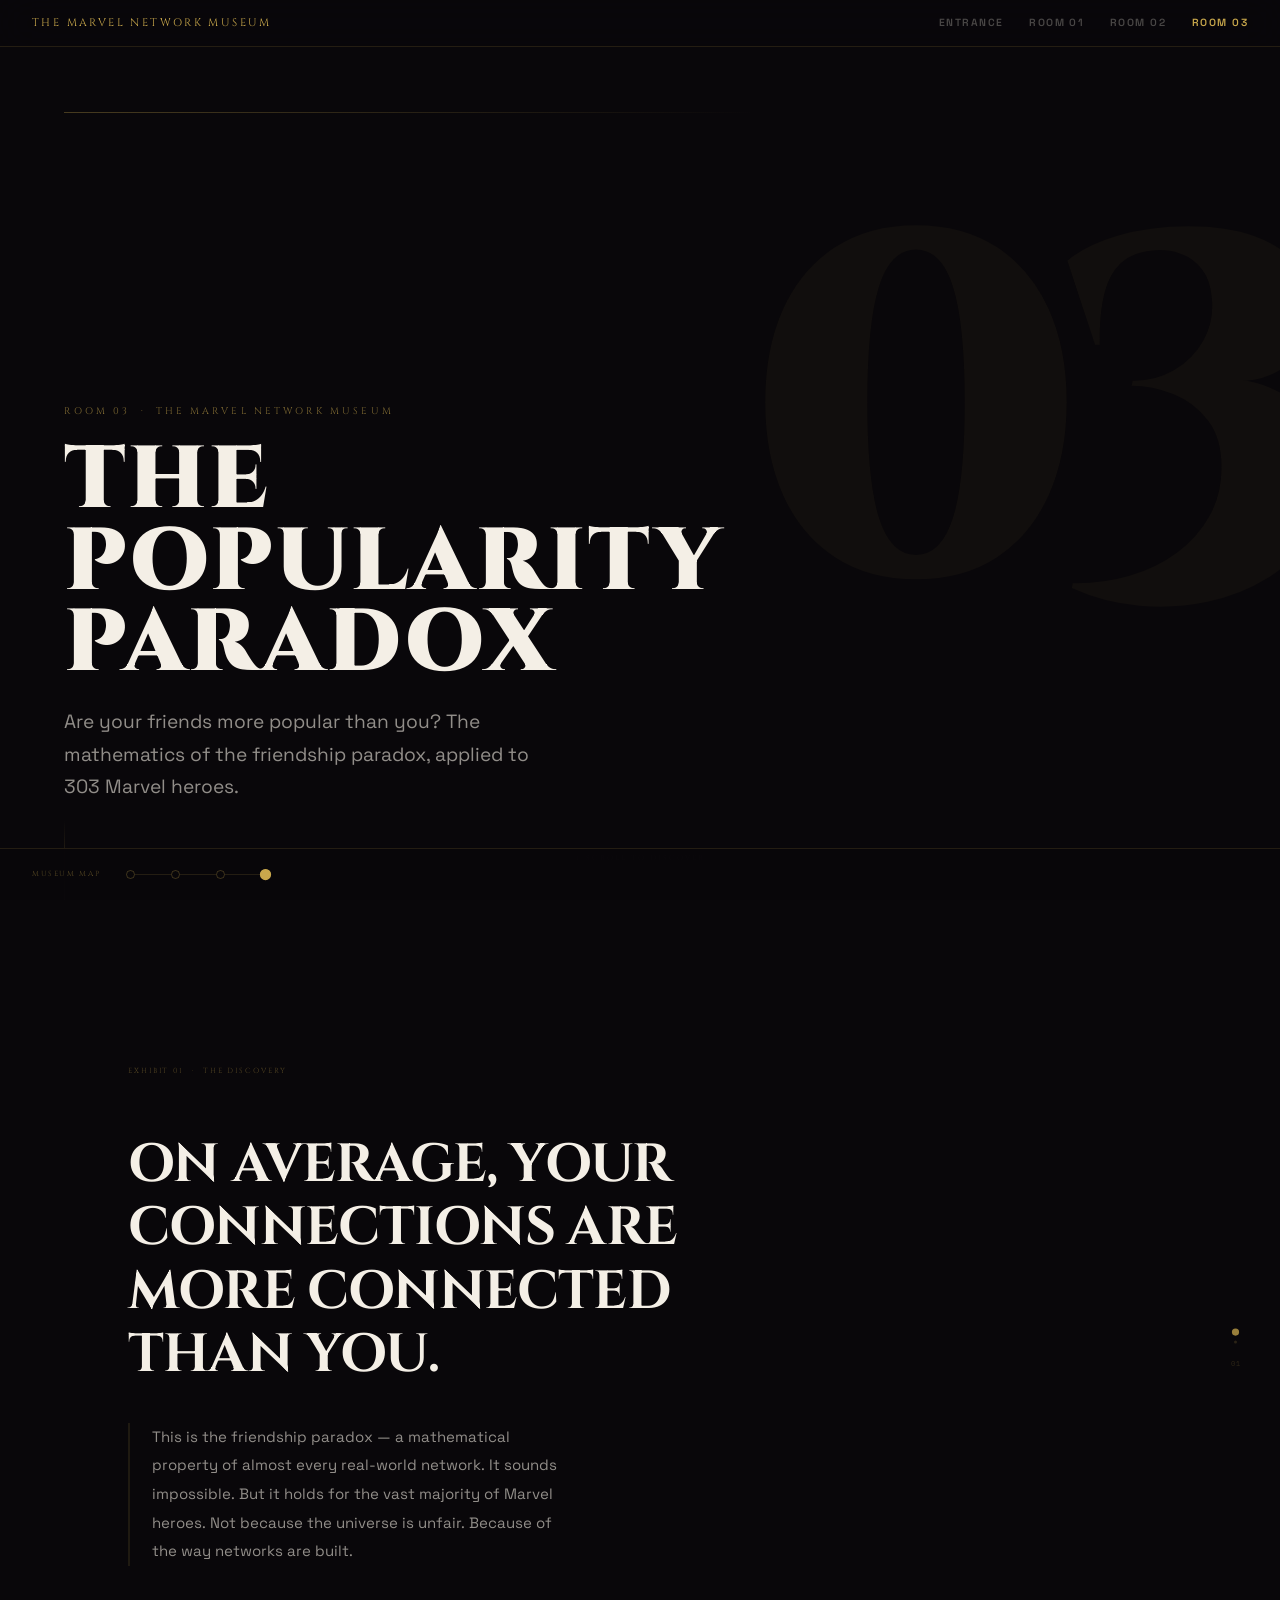
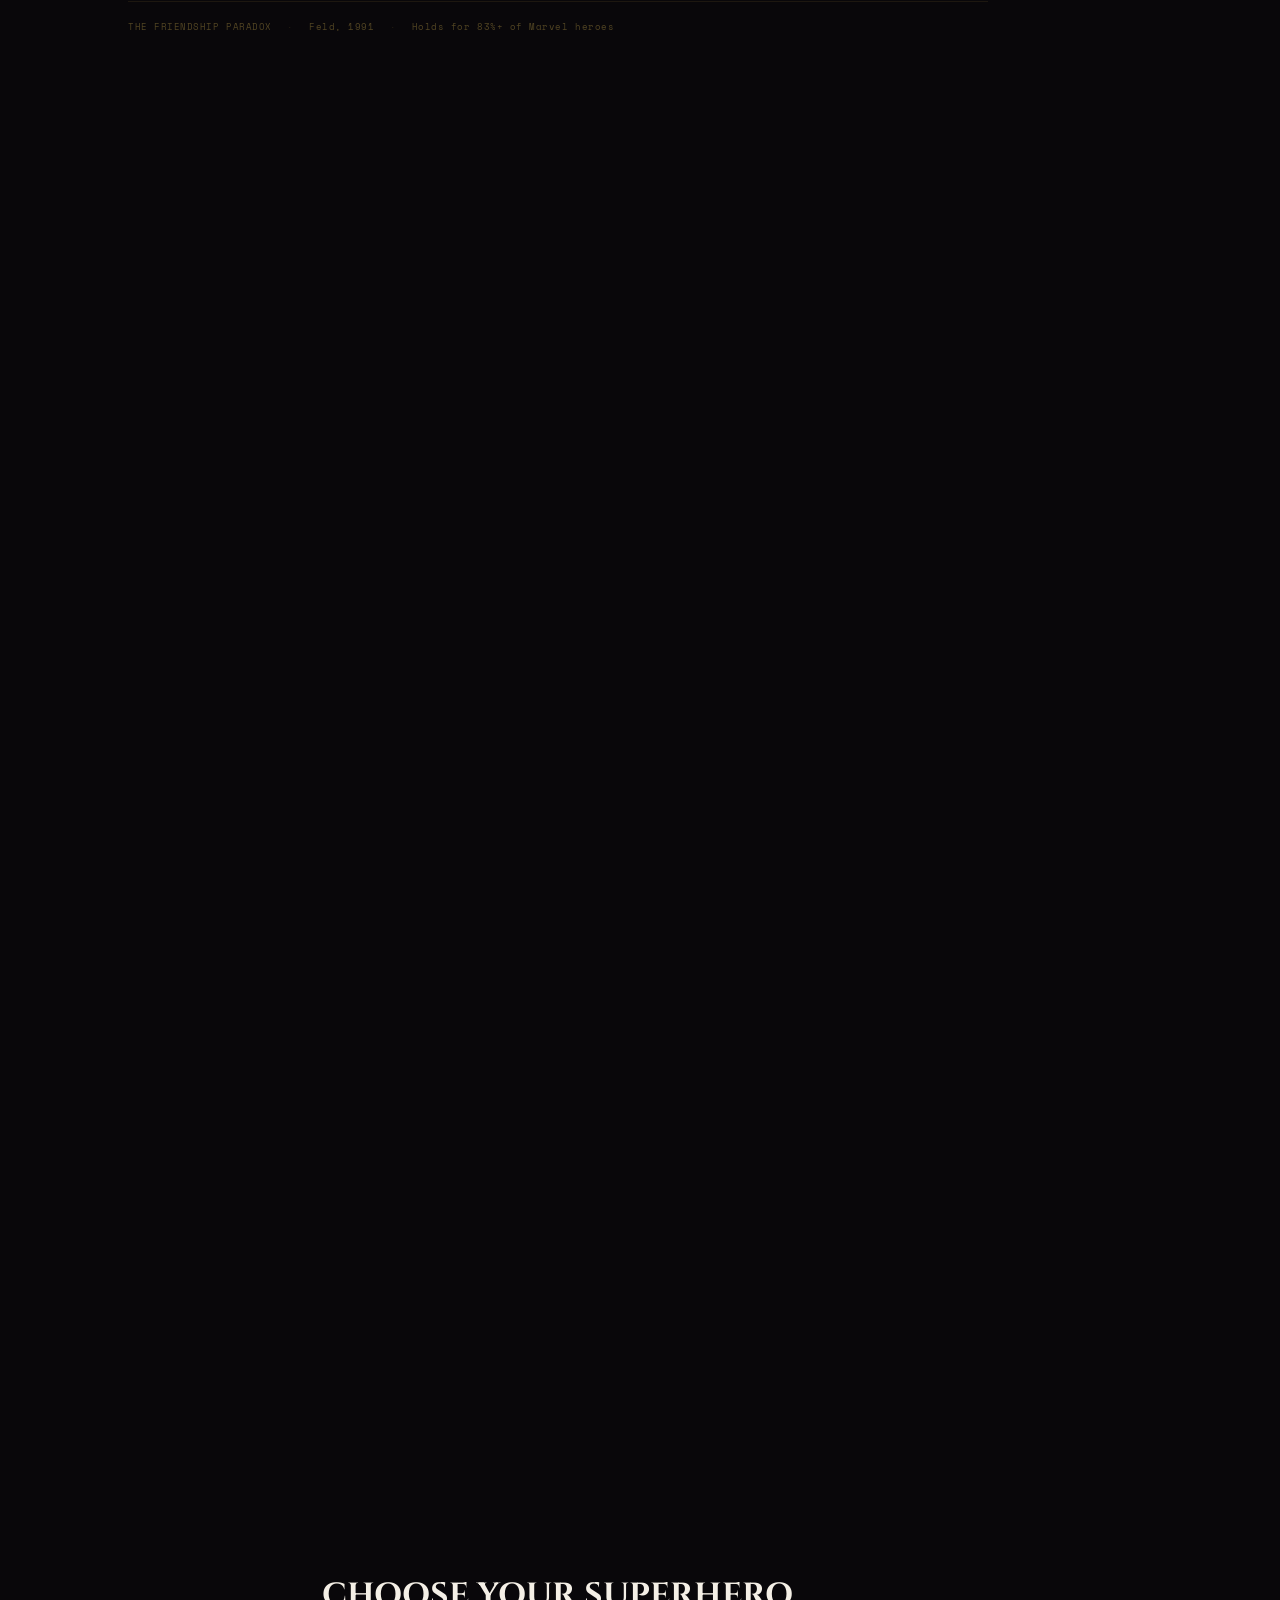
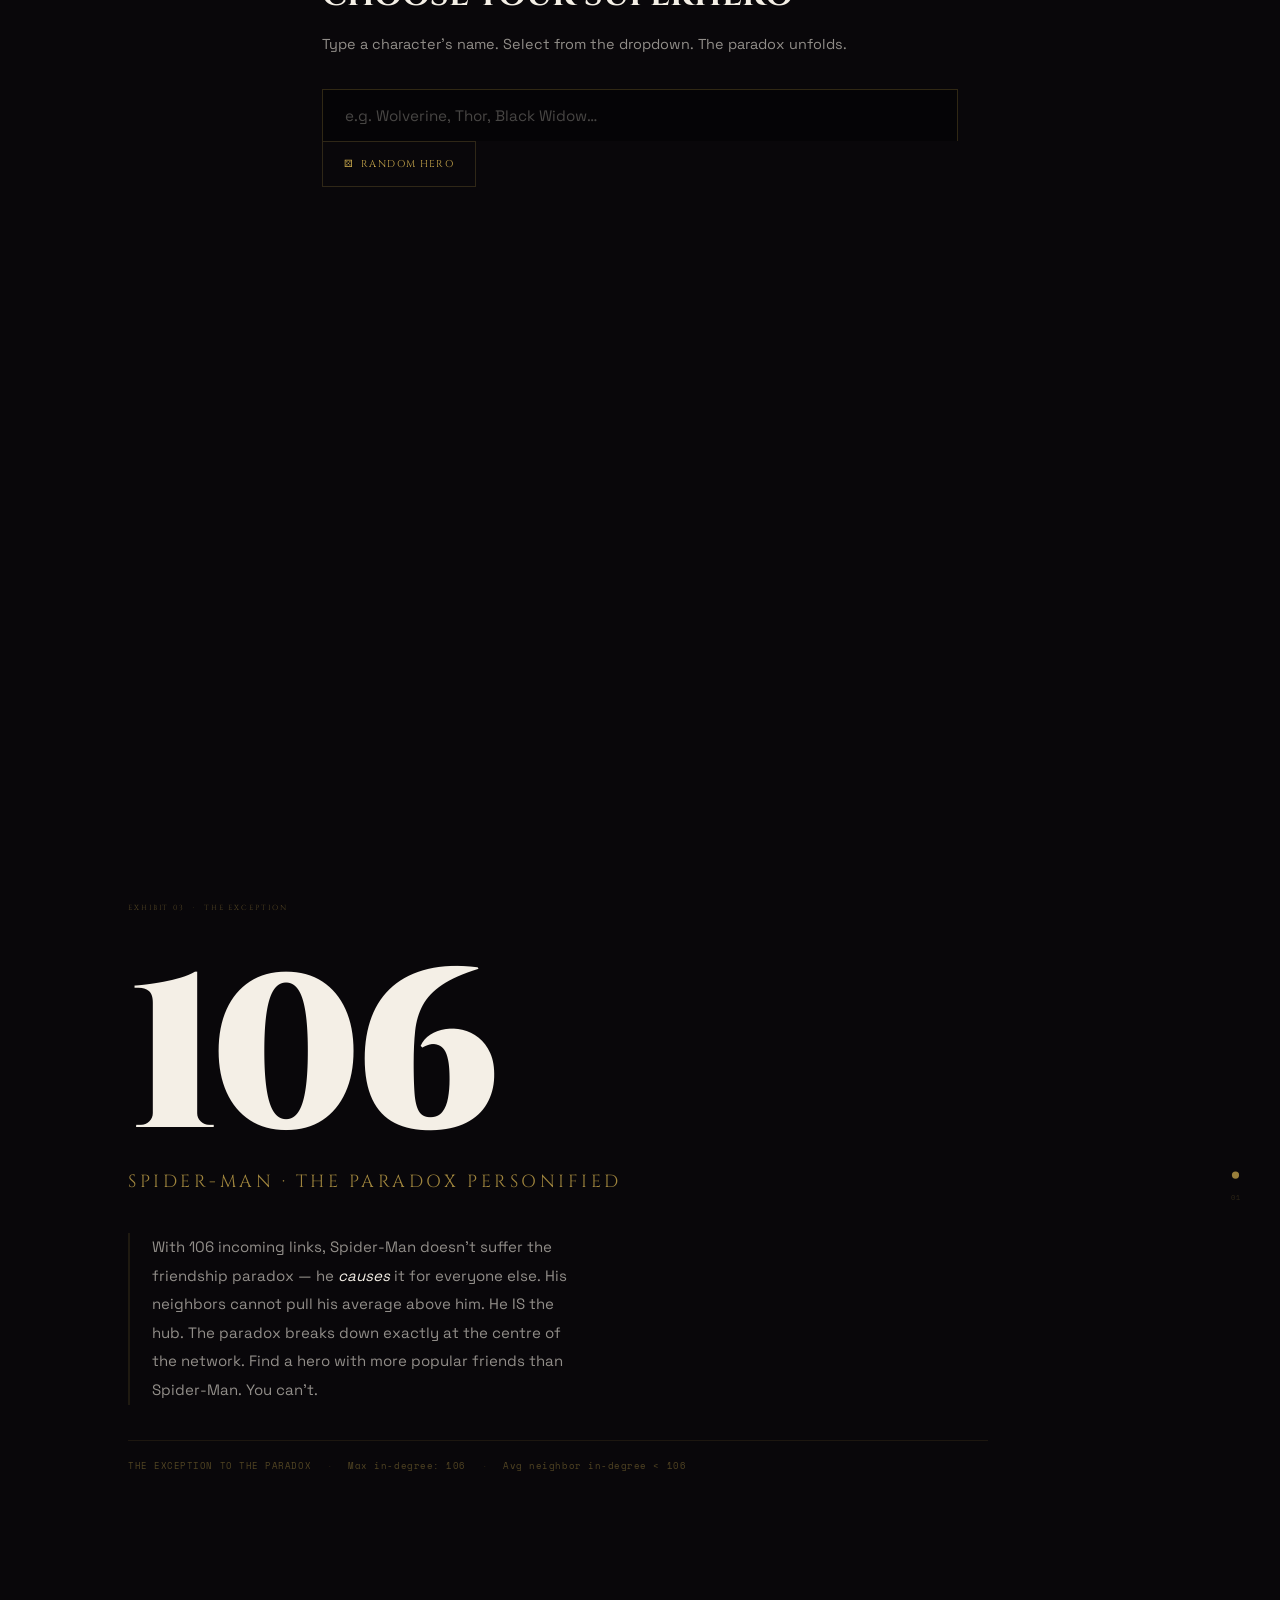
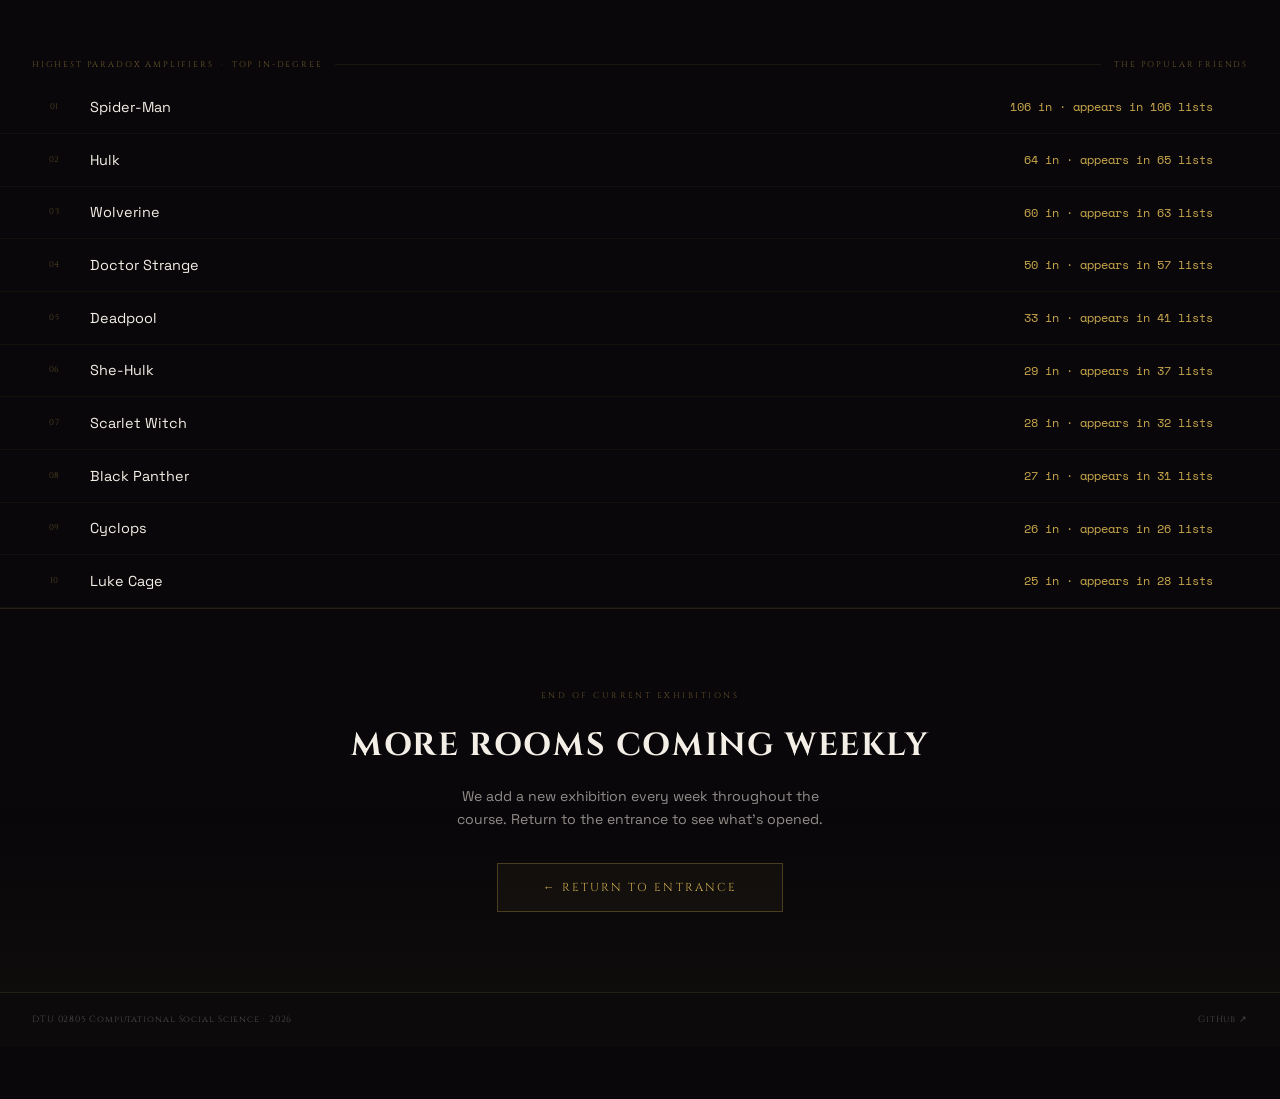
<file: room03.html>
<!DOCTYPE html>
<html lang="en">
<head>
  <meta charset="UTF-8"/>
  <meta name="viewport" content="width=device-width, initial-scale=1.0"/>
  <title>Room 03: The Popularity Paradox — Marvel Network Museum</title>
  <link rel="preconnect" href="https://fonts.googleapis.com"/>
  <link href="https://fonts.googleapis.com/css2?family=Cinzel:wght@400;600;700;900&family=Space+Grotesk:wght@400;500;600;700&family=Space+Mono:wght@400;700&display=swap" rel="stylesheet"/>
  <link rel="stylesheet" href="style.css"/>
</head>
<body>

<nav class="top-nav">
  <span class="nav-logo">THE MARVEL NETWORK MUSEUM</span>
  <div class="nav-links">
    <a href="index.html">Entrance</a>
    <a href="room01.html">Room 01</a>
    <a href="room02.html">Room 02</a>
    <a href="room03.html" class="on">Room 03</a>
  </div>
</nav>

<div class="museum-map">
  <span class="mm-label">MUSEUM MAP</span>
  <div class="mm-stops">
    <div class="mm-stop">
      <div class="mm-dot" onclick="location.href='index.html'"></div>
      <span class="mm-tip">Entrance</span>
    </div>
    <div class="mm-line"></div>
    <div class="mm-stop">
      <div class="mm-dot" onclick="location.href='room01.html'"></div>
      <span class="mm-tip">Room 01 · The Network</span>
    </div>
    <div class="mm-line"></div>
    <div class="mm-stop">
      <div class="mm-dot" onclick="location.href='room02.html'"></div>
      <span class="mm-tip">Room 02 · Hall of Hubs</span>
    </div>
    <div class="mm-line"></div>
    <div class="mm-stop">
      <div class="mm-dot active"></div>
      <span class="mm-tip">Room 03 · Popularity Paradox</span>
    </div>
  </div>
</div>

<!-- ══ ROOM HEADER ══ -->
<section class="room-header">
  <div class="rh-ghost">03</div>
  <div class="rh-decoration"></div>
  <p class="rh-label">ROOM 03 &nbsp;·&nbsp; THE MARVEL NETWORK MUSEUM</p>
  <h1 class="rh-title">THE POPULARITY<br>PARADOX</h1>
  <p class="rh-sub">Are your friends more popular than you? The mathematics of the friendship paradox, applied to 303 Marvel heroes.</p>
  <div class="rh-vert-line"></div>
  <p class="rh-scroll-hint">↓ scroll to discover</p>
</section>

<!-- ══ GALLERY TRACK 1 — The Paradox ══ -->
<div class="gallery-track" data-screens="1.45">
  <div class="g-sticky">

    <div class="g-indicator">
      <div class="g-dots"></div>
      <div class="g-num">01</div>
    </div>

    <!-- Exhibit 01: The Paradox Statement -->
    <div class="g-exhibit">
      <div class="ex-canvas">
        <span class="ex-eyebrow">EXHIBIT 01 &nbsp;·&nbsp; THE DISCOVERY</span>
        <p class="ex-statement">ON AVERAGE, YOUR CONNECTIONS ARE MORE CONNECTED THAN YOU.</p>
        <p class="ex-description">
          This is the friendship paradox — a mathematical property of almost every real-world network.
          It sounds impossible. But it holds for the vast majority of Marvel heroes.
          Not because the universe is unfair. Because of the way networks are built.
        </p>
        <div class="ex-wall-label">
          <span class="wl-chip">THE FRIENDSHIP PARADOX</span>
          <span class="wl-sep">·</span>
          <span class="wl-chip">Feld, 1991</span>
          <span class="wl-sep">·</span>
          <span class="wl-chip">Holds for 83%+ of Marvel heroes</span>
        </div>
      </div>
    </div>

    <!-- Exhibit 02: The Mechanism -->
    <div class="g-exhibit">
      <div class="ex-canvas">
        <span class="ex-eyebrow">EXHIBIT 02 &nbsp;·&nbsp; THE MECHANISM</span>
        <p class="ex-statement">SPIDER-MAN IS EVERYONE'S NEIGHBOUR.</p>
        <p class="ex-description">
          The paradox exists because hubs appear in many heroes' connection lists.
          When Spider-Man (106 in-links) is your neighbor, he pulls your average up — dramatically.
          Not bad luck. The structure of the network asserting itself.
          The more skewed the degree distribution, the stronger the paradox.
        </p>
        <div class="ex-wall-label">
          <span class="wl-chip">HUB EFFECT</span>
          <span class="wl-sep">·</span>
          <span class="wl-chip">Skewed degree distribution</span>
          <span class="wl-sep">·</span>
          <span class="wl-chip">Mean neighbor degree > your degree</span>
        </div>
      </div>
    </div>

  </div>
</div>

<!-- ══ CHARACTER SELECTOR ══ -->
<div class="char-selector-section">
  <h2 class="char-selector-title">CHOOSE YOUR SUPERHERO</h2>
  <p class="char-selector-sub">Type a character's name. Select from the dropdown. The paradox unfolds.</p>

  <div class="char-input-wrap">
    <input id="char-search" type="text" placeholder="e.g. Wolverine, Thor, Black Widow…" autocomplete="off"/>
    <div class="char-suggestions" id="char-suggestions"></div>
  </div>
  <button class="random-btn" id="btn-random-hero">⚄ &nbsp;RANDOM HERO</button>

  <!-- Paradox display -->
  <div class="paradox-display" id="paradox-display">
    <div class="pd-card" id="pd-you">
      <p class="pd-label">YOUR CHARACTER</p>
      <p class="pd-hero-name" id="pd-you-name">—</p>
      <p class="pd-num" id="pd-you-num">—</p>
      <p class="pd-sub">in-degree</p>
    </div>
    <div class="pd-vs">vs</div>
    <div class="pd-card" id="pd-friends">
      <p class="pd-label">AVG. OF THEIR CONNECTIONS</p>
      <p class="pd-hero-name" id="pd-friends-count">—</p>
      <p class="pd-num" id="pd-friends-num">—</p>
      <p class="pd-sub">avg in-degree</p>
    </div>
  </div>

  <div class="paradox-verdict" id="paradox-verdict">
    <p class="pv-result" id="pv-result">—</p>
    <p class="pv-text" id="pv-text">—</p>
  </div>

  <div class="paradox-percentile" id="paradox-percentile">
    <p class="pp-label">POPULARITY PERCENTILE</p>
    <div class="pp-bar-wrap">
      <div class="pp-bar-fill" id="pp-bar-fill"></div>
    </div>
    <p class="pp-pct-text" id="pp-pct-text"></p>
  </div>

  <div class="paradox-friends" id="paradox-friends">
    <p class="pf-label">MOST POPULAR CONNECTIONS</p>
    <div id="paradox-friends-list"></div>
  </div>
</div>

<!-- ══ GALLERY TRACK 2 — The Exception ══ -->
<div class="gallery-track" data-screens="1.3">
  <div class="g-sticky">

    <div class="g-indicator">
      <div class="g-dots"></div>
      <div class="g-num">03</div>
    </div>

    <!-- Exhibit 03: Spider-Man beats the paradox -->
    <div class="g-exhibit">
      <div class="ex-canvas">
        <span class="ex-eyebrow">EXHIBIT 03 &nbsp;·&nbsp; THE EXCEPTION</span>
        <div class="ex-stat-block">
          <span class="ex-giant-num">106</span>
          <span class="ex-unit-label">SPIDER-MAN · THE PARADOX PERSONIFIED</span>
        </div>
        <p class="ex-description">
          With 106 incoming links, Spider-Man doesn't suffer the friendship paradox —
          he <em>causes</em> it for everyone else. His neighbors cannot pull his average above him.
          He IS the hub. The paradox breaks down exactly at the centre of the network.
          Find a hero with more popular friends than Spider-Man. You can't.
        </p>
        <div class="ex-wall-label">
          <span class="wl-chip">THE EXCEPTION TO THE PARADOX</span>
          <span class="wl-sep">·</span>
          <span class="wl-chip">Max in-degree: 106</span>
          <span class="wl-sep">·</span>
          <span class="wl-chip">Avg neighbor in-degree &lt; 106</span>
        </div>
      </div>
    </div>

  </div>
</div>

<!-- ══ WHO ARE THE POPULAR FRIENDS? ══ -->
<div class="rank-header reveal">
  <span class="rank-header-label">HIGHEST PARADOX AMPLIFIERS &nbsp;·&nbsp; TOP IN-DEGREE</span>
  <div class="rank-header-rule"></div>
  <span class="rank-header-label">THE POPULAR FRIENDS</span>
</div>
<div id="paradox-amplifers"></div>

<!-- ══ RETURN ══ -->
<section class="next-room reveal">
  <p class="nr-overtitle">END OF CURRENT EXHIBITIONS</p>
  <h2 class="nr-title">MORE ROOMS COMING WEEKLY</h2>
  <p class="nr-sub">We add a new exhibition every week throughout the course. Return to the entrance to see what's opened.</p>
  <a href="index.html" class="nr-btn">← RETURN TO ENTRANCE</a>
</section>

<footer>
  <p>DTU 02805 Computational Social Science · 2026</p>
  <a href="https://github.com/Ali0Afif/marvel-network" target="_blank">GitHub ↗</a>
</footer>

<script src="js/gallery.js"></script>
<script src="js/network_data.js"></script>
<script>
(function () {
  function cleanName(s) {
    return s.replace(' (character)','').replace(' (Marvel Comics)','');
  }
  function rankStr(i) { return i < 9 ? `0${i+1}` : `${i+1}`; }

  /* ── Build adjacency lookup ─────────────────────────── */
  const nodeById = {};
  NODES.forEach(n => { nodeById[n.id] = n; });

  const neighbors = {};
  NODES.forEach(n => { neighbors[n.id] = new Set(); });
  LINKS.forEach(l => {
    if (neighbors[l.s]) neighbors[l.s].add(l.t);
    if (neighbors[l.t]) neighbors[l.t].add(l.s);
  });

  /* sorted in-degree list for percentile calc */
  const sortedByIn = [...NODES].sort((a,b) => a.in - b.in);
  const byIn       = [...NODES].sort((a,b) => b.in - a.in);

  function computeParadox(nodeId) {
    const node   = nodeById[nodeId];
    const nbrs   = [...(neighbors[nodeId] || [])];
    if (nbrs.length === 0) return null;

    const myIn      = node.in;
    const friendsIn = nbrs.map(nid => nodeById[nid]?.in || 0);
    const avgIn     = friendsIn.reduce((a,b) => a+b, 0) / friendsIn.length;

    const topFriends = nbrs
      .map(nid => nodeById[nid]).filter(Boolean)
      .sort((a,b) => b.in - a.in)
      .slice(0, 6);

    const belowOrEqual = sortedByIn.filter(n => n.in <= myIn).length;
    const percentile   = Math.round((belowOrEqual / NODES.length) * 100);

    return {
      myIn,
      avgIn: Math.round(avgIn * 10) / 10,
      friendCount: nbrs.length,
      holds: avgIn > myIn,
      topFriends,
      percentile
    };
  }

  /* ── Animated countUp ───────────────────────────────── */
  function countUp(el, target, dur, isFloat) {
    const start = performance.now();
    function tick(now) {
      const t = Math.min((now - start) / dur, 1);
      const ease = 1 - Math.pow(1 - t, 3);
      const v = ease * target;
      el.textContent = isFloat ? v.toFixed(1) : Math.round(v).toString();
      if (t < 1) requestAnimationFrame(tick);
      else el.textContent = isFloat ? target.toFixed(1) : target.toString();
    }
    requestAnimationFrame(tick);
  }

  /* ── Search/dropdown ────────────────────────────────── */
  const searchEl     = document.getElementById('char-search');
  const suggestEl    = document.getElementById('char-suggestions');
  const sortedByName = [...NODES].sort((a,b) => cleanName(a.name).localeCompare(cleanName(b.name)));
  const connected    = NODES.filter(n => (neighbors[n.id]?.size || 0) > 0);

  searchEl.addEventListener('input', () => {
    const q = searchEl.value.trim().toLowerCase();
    suggestEl.innerHTML = '';
    if (!q) { suggestEl.classList.remove('open'); return; }

    const starts  = sortedByName.filter(n => cleanName(n.name).toLowerCase().startsWith(q));
    const includes = sortedByName.filter(n =>
      !cleanName(n.name).toLowerCase().startsWith(q) &&
      cleanName(n.name).toLowerCase().includes(q)
    );
    const matches = starts.concat(includes).slice(0, 12);

    if (matches.length === 0) { suggestEl.classList.remove('open'); return; }

    matches.forEach(n => {
      const opt = document.createElement('div');
      opt.className = 'char-option';
      opt.textContent = cleanName(n.name);
      opt.addEventListener('click', () => {
        searchEl.value = cleanName(n.name);
        suggestEl.classList.remove('open');
        showParadox(n.id);
      });
      suggestEl.appendChild(opt);
    });
    suggestEl.classList.add('open');
  });

  document.addEventListener('click', e => {
    if (!e.target.closest('.char-input-wrap')) suggestEl.classList.remove('open');
  });

  /* ── Random hero button ─────────────────────────────── */
  document.getElementById('btn-random-hero').addEventListener('click', () => {
    const pick = connected[Math.floor(Math.random() * connected.length)];
    searchEl.value = cleanName(pick.name);
    suggestEl.classList.remove('open');
    showParadox(pick.id);
  });

  /* ── Show paradox result ────────────────────────────── */
  function showParadox(nodeId) {
    const result = computeParadox(nodeId);
    const node   = nodeById[nodeId];
    if (!node) return;

    const dispEl    = document.getElementById('paradox-display');
    const verdEl    = document.getElementById('paradox-verdict');
    const friendsEl = document.getElementById('paradox-friends');
    const pctEl     = document.getElementById('paradox-percentile');

    document.getElementById('pd-you-name').textContent = cleanName(node.name);
    document.getElementById('pd-friends-count').textContent = result
      ? `${result.friendCount} connection${result.friendCount !== 1 ? 's' : ''}`
      : 'No connections';

    const youNumEl    = document.getElementById('pd-you-num');
    const friendNumEl = document.getElementById('pd-friends-num');
    youNumEl.textContent = '0';
    friendNumEl.textContent = result ? '0.0' : '—';

    dispEl.classList.add('show');

    if (result) {
      countUp(youNumEl,    node.in,      600, false);
      countUp(friendNumEl, result.avgIn, 700, true);
    } else {
      youNumEl.textContent = node.in;
    }

    if (!result) {
      document.getElementById('pv-result').textContent = 'ISOLATED HERO';
      document.getElementById('pv-text').textContent =
        `${cleanName(node.name)} has no connections in the network. The paradox cannot be measured.`;
      verdEl.classList.add('show');
      friendsEl.classList.remove('show');
      pctEl.classList.remove('show');
      return;
    }

    const margin = Math.abs(result.avgIn - result.myIn).toFixed(1);

    if (result.holds) {
      document.getElementById('pv-result').textContent = 'THE PARADOX HOLDS.';
      document.getElementById('pv-text').textContent =
        `${cleanName(node.name)}'s connections have an average in-degree of ${result.avgIn} ` +
        `— ${margin} higher than ${cleanName(node.name)}'s own ${result.myIn}. ` +
        `Your friends are, on average, more popular than you.`;
    } else {
      document.getElementById('pv-result').textContent = 'YOU BEAT THE PARADOX.';
      document.getElementById('pv-text').textContent =
        `${cleanName(node.name)} is more popular (in-degree ${result.myIn}) than their average connection ` +
        `(avg ${result.avgIn}). With an in-degree of ${result.myIn}, ${cleanName(node.name)} is ` +
        `already near the top — a hub who has beaten the math.`;
    }
    verdEl.classList.add('show');

    /* percentile bar */
    const pctFill = document.getElementById('pp-bar-fill');
    const pctText = document.getElementById('pp-pct-text');
    pctEl.classList.add('show');
    pctFill.style.width = '0%';
    pctText.textContent = '';
    setTimeout(() => {
      pctFill.style.width = result.percentile + '%';
      pctText.textContent =
        `${cleanName(node.name)} is more popular than ${result.percentile}% of all heroes`;
    }, 80);

    /* top friends — clickable */
    const listEl = document.getElementById('paradox-friends-list');
    listEl.innerHTML = '';
    result.topFriends.forEach((n, i) => {
      const row = document.createElement('div');
      row.className = 'exhibit-row clickable';
      row.title = `Explore ${cleanName(n.name)}'s paradox`;
      row.innerHTML =
        `<span class="ex-rank">${rankStr(i)}</span>` +
        `<span class="ex-name">${cleanName(n.name)}</span>` +
        `<span class="ex-badge">${n.in} in-links</span>` +
        `<span class="ex-arrow">→</span>`;
      row.addEventListener('click', () => {
        searchEl.value = cleanName(n.name);
        suggestEl.classList.remove('open');
        showParadox(n.id);
        document.querySelector('.char-selector-section').scrollIntoView({ behavior: 'smooth', block: 'start' });
      });
      listEl.appendChild(row);
    });
    friendsEl.classList.add('show');
  }

  /* ── Paradox amplifiers ranking ─────────────────────── */
  const ampEl = document.getElementById('paradox-amplifers');
  byIn.slice(0, 10).forEach((n, i) => {
    const row = document.createElement('div');
    row.className = 'exhibit-row clickable';
    row.title = `Explore ${cleanName(n.name)}'s paradox`;
    row.innerHTML =
      `<span class="ex-rank">${rankStr(i)}</span>` +
      `<span class="ex-name">${cleanName(n.name)}</span>` +
      `<span class="ex-badge">${n.in} in · appears in ${neighbors[n.id]?.size || 0} lists</span>` +
      `<span class="ex-arrow">→</span>`;
    row.addEventListener('click', () => {
      searchEl.value = cleanName(n.name);
      showParadox(n.id);
      document.querySelector('.char-selector-section').scrollIntoView({ behavior: 'smooth', block: 'start' });
    });
    ampEl.appendChild(row);
  });

  /* scroll reveal */
  const obs = new IntersectionObserver(entries => {
    entries.forEach(e => { if (e.isIntersecting) e.target.classList.add('in'); });
  }, { threshold: 0.1 });
  document.querySelectorAll('.reveal').forEach(el => obs.observe(el));
})();
</script>
</body>
</html>
</file>
<file: style.css>
@import url('https://fonts.googleapis.com/css2?family=Cinzel:wght@400;600;700;900&family=Space+Grotesk:wght@400;500;600;700&family=Space+Mono:wght@400;700&display=swap');

/* ══ TOKENS ══════════════════════════════════════════════ */
:root {
  --bg:      #09070a;
  --bg2:     #100d12;
  --bg3:     #161118;
  --gold:    #c9a84c;
  --gold2:   rgba(201,168,76,.32);
  --gold3:   rgba(201,168,76,.12);
  --gold4:   rgba(201,168,76,.05);
  --text:    #f4efe6;
  --text2:   rgba(244,239,230,.58);
  --text3:   rgba(244,239,230,.28);
  --serif:   'Cinzel', serif;
  --sans:    'Space Grotesk', system-ui, sans-serif;
  --mono:    'Space Mono', monospace;
  --ease:    cubic-bezier(.22,1,.36,1);
  --spring:  cubic-bezier(.34,1.56,.64,1);
  --max:     860px;
}

/* ══ RESET ════════════════════════════════════════════════ */
*, *::before, *::after { box-sizing: border-box; margin: 0; padding: 0; }
html { scroll-behavior: smooth; }
body {
  font-family: var(--sans);
  background: var(--bg);
  color: var(--text);
  line-height: 1.7;
  -webkit-font-smoothing: antialiased;
  overflow-x: hidden;
  padding-bottom: 52px; /* room for museum-map */
}
body::before {
  content: '';
  position: fixed; inset: 0;
  background-image:
    linear-gradient(rgba(201,168,76,.009) 1px, transparent 1px),
    linear-gradient(90deg, rgba(201,168,76,.009) 1px, transparent 1px);
  background-size: 52px 52px;
  pointer-events: none;
  z-index: 0;
}
a { color: inherit; text-decoration: none; }
img { display: block; max-width: 100%; }
button { font-family: var(--sans); cursor: pointer; border: none; }

/* ══ TOP NAV ══════════════════════════════════════════════ */
nav.top-nav {
  position: fixed;
  top: 0; left: 0; right: 0;
  z-index: 500;
  display: flex;
  justify-content: space-between;
  align-items: center;
  padding: .85rem 2rem;
  background: rgba(9,7,10,.9);
  backdrop-filter: blur(20px);
  border-bottom: 1px solid rgba(201,168,76,.14);
}
.nav-logo {
  font-family: var(--serif);
  font-size: .68rem;
  letter-spacing: .22em;
  color: var(--gold);
}
.nav-links { display: flex; gap: 1.6rem; align-items: center; }
.nav-links a {
  font-size: .65rem;
  font-weight: 600;
  letter-spacing: .14em;
  text-transform: uppercase;
  color: var(--text3);
  transition: color .2s;
}
.nav-links a:hover, .nav-links a.on { color: var(--gold); }

/* ══ MUSEUM MAP (bottom persistent nav) ══════════════════ */
.museum-map {
  position: fixed;
  bottom: 0; left: 0; right: 0;
  z-index: 500;
  height: 52px;
  background: rgba(9,7,10,.94);
  backdrop-filter: blur(20px);
  border-top: 1px solid rgba(201,168,76,.14);
  display: flex;
  align-items: center;
  padding: 0 2rem;
  gap: 0;
}
.mm-label {
  font-family: var(--serif);
  font-size: .46rem;
  letter-spacing: .22em;
  color: rgba(201,168,76,.4);
  white-space: nowrap;
  margin-right: 1.6rem;
}
.mm-stops {
  display: flex;
  align-items: center;
  gap: 0;
}
.mm-stop {
  position: relative;
  display: flex;
  align-items: center;
  gap: 0;
}
.mm-dot {
  width: 9px; height: 9px;
  border-radius: 50%;
  border: 1px solid rgba(201,168,76,.28);
  background: transparent;
  cursor: pointer;
  flex-shrink: 0;
  transition: background .25s, border-color .25s, transform .2s;
}
.mm-dot:hover, .mm-dot.active {
  background: var(--gold);
  border-color: var(--gold);
  transform: scale(1.25);
}
.mm-line { width: 36px; height: 1px; background: rgba(201,168,76,.14); }
.mm-tip {
  position: absolute;
  bottom: calc(100% + 10px);
  left: 50%; transform: translateX(-50%);
  background: rgba(9,7,10,.97);
  border: 1px solid rgba(201,168,76,.25);
  font-family: var(--serif);
  font-size: .48rem;
  letter-spacing: .12em;
  color: var(--gold);
  padding: .22rem .55rem;
  white-space: nowrap;
  opacity: 0;
  transition: opacity .15s;
  pointer-events: none;
}
.mm-stop:hover .mm-tip { opacity: 1; }

/* ══ SCROLL REVEAL ════════════════════════════════════════ */
.reveal {
  opacity: 0;
  transform: translateY(26px);
  transition: opacity .85s var(--ease), transform .85s var(--ease);
}
.reveal.in { opacity: 1; transform: none; }

/* ══════════════════════════════════════════════════════════
   ENTRANCE — index.html
══════════════════════════════════════════════════════════ */
.entrance {
  position: relative;
  min-height: 100vh;
  display: flex;
  flex-direction: column;
  align-items: center;
  justify-content: center;
  overflow: hidden;
  z-index: 1;
}
.entrance-bg {
  position: absolute; inset: 0;
  z-index: 0;
}
#entrance-svg { width: 100%; height: 100%; }
.entrance-veil {
  position: absolute; inset: 0;
  background: radial-gradient(ellipse at 50% 50%,
    rgba(9,7,10,.4) 0%,
    rgba(9,7,10,.82) 55%,
    rgba(9,7,10,.97) 100%);
  z-index: 1;
}
.entrance-content {
  position: relative;
  z-index: 2;
  text-align: center;
  padding: 7rem 2rem 5rem;
  max-width: 680px;
  animation: fadeUp .9s var(--ease) both;
}
.entrance-eyebrow {
  font-family: var(--serif);
  font-size: .6rem;
  letter-spacing: .35em;
  color: var(--gold);
  opacity: .65;
  margin-bottom: 1.5rem;
}
.entrance-title {
  font-family: var(--serif);
  font-size: clamp(2.6rem, 7vw, 6rem);
  font-weight: 900;
  line-height: .92;
  letter-spacing: .04em;
  color: var(--text);
  margin-bottom: .6rem;
}
.entrance-title span { color: var(--gold); }
.entrance-tagline {
  font-family: var(--serif);
  font-size: clamp(.9rem, 2.5vw, 1.35rem);
  color: var(--text2);
  letter-spacing: .04em;
  margin-bottom: 2.5rem;
}
.entrance-desc {
  font-size: .88rem;
  color: var(--text2);
  line-height: 1.8;
  max-width: 500px;
  margin: 0 auto 2.5rem;
}
.entrance-cta {
  display: inline-block;
  border: 1px solid var(--gold2);
  padding: 1rem 3rem;
  font-family: var(--serif);
  font-size: .78rem;
  letter-spacing: .2em;
  color: var(--gold);
  background: rgba(201,168,76,.04);
  transition: background .22s, border-color .22s, color .22s;
}
.entrance-cta:hover {
  background: rgba(201,168,76,.1);
  border-color: var(--gold);
  color: var(--text);
}
.entrance-scroll {
  position: absolute;
  bottom: 2rem; left: 50%;
  transform: translateX(-50%);
  z-index: 2;
  font-family: var(--serif);
  font-size: .5rem;
  letter-spacing: .25em;
  color: var(--text3);
  animation: bob 2.5s ease-in-out infinite;
}

/* ── About strip ─────────────────────────────────────── */
.about-strip {
  position: relative; z-index: 1;
  max-width: var(--max);
  margin: 0 auto;
  padding: 5rem 2rem 3rem;
}
.strip-heading {
  font-family: var(--serif);
  font-size: .6rem;
  letter-spacing: .3em;
  color: var(--gold);
  opacity: .6;
  margin-bottom: 1.5rem;
  display: flex; align-items: center; gap: 1rem;
}
.strip-heading::after { content: ''; flex: 1; height: 1px; background: var(--gold3); }
.strip-text {
  font-size: .95rem;
  color: var(--text2);
  line-height: 1.85;
  max-width: 600px;
}
.strip-text + .strip-text { margin-top: 1rem; }

/* ── Rooms grid (entrance page) ─────────────────────── */
.rooms-section {
  position: relative; z-index: 1;
  max-width: var(--max);
  margin: 0 auto;
  padding: 2rem 2rem 6rem;
}
.rooms-heading {
  font-family: var(--serif);
  font-size: .6rem;
  letter-spacing: .3em;
  color: var(--gold);
  opacity: .6;
  margin-bottom: 2rem;
  display: flex; align-items: center; gap: 1rem;
}
.rooms-heading::after { content: ''; flex: 1; height: 1px; background: var(--gold3); }

.room-cards-grid {
  display: grid;
  gap: 1px;
  background: rgba(201,168,76,.07);
}
.room-card {
  background: var(--bg2);
  padding: 2.4rem;
  display: grid;
  grid-template-columns: 5rem 1fr auto;
  gap: 0 2rem;
  align-items: start;
  transition: background .22s;
  cursor: pointer;
  position: relative;
}
.room-card::before {
  content: '';
  position: absolute; inset: 5px;
  border: 1px solid rgba(201,168,76,.05);
  pointer-events: none;
  transition: border-color .22s;
}
.room-card:hover { background: rgba(201,168,76,.06); }
.room-card:hover::before { border-color: rgba(201,168,76,.11); }
.room-card.locked { opacity: .42; cursor: default; }
.room-card.locked:hover { background: var(--bg2); }
.room-num {
  font-family: var(--serif);
  font-size: 3.8rem;
  font-weight: 900;
  color: rgba(201,168,76,.13);
  line-height: 1;
  transition: color .22s;
}
.room-card:hover .room-num { color: rgba(201,168,76,.22); }
.room-body {}
.room-tag {
  font-family: var(--serif);
  font-size: .52rem;
  letter-spacing: .2em;
  color: var(--gold);
  opacity: .55;
  margin-bottom: .55rem;
}
.room-title {
  font-family: var(--serif);
  font-size: clamp(.95rem, 2.2vw, 1.35rem);
  font-weight: 700;
  color: var(--text);
  line-height: 1.2;
  margin-bottom: .65rem;
  transition: color .2s;
}
.room-card:hover .room-title { color: var(--gold); }
.room-desc { font-size: .87rem; color: var(--text2); line-height: 1.65; max-width: 440px; }
.room-enter {
  font-family: var(--serif);
  font-size: .58rem;
  letter-spacing: .16em;
  color: var(--gold);
  opacity: 0;
  transition: opacity .22s;
  align-self: center;
  white-space: nowrap;
}
.room-card:hover .room-enter { opacity: 1; }
.room-badge {
  font-family: var(--mono);
  font-size: .52rem;
  letter-spacing: .1em;
  color: var(--text3);
  border: 1px solid rgba(201,168,76,.14);
  padding: .2rem .55rem;
  align-self: center;
  white-space: nowrap;
}

/* ══════════════════════════════════════════════════════════
   SHARED ROOM COMPONENTS
══════════════════════════════════════════════════════════ */

/* ── Room header (full-screen entrance to each room) ─── */
.room-header {
  min-height: 100vh;
  position: relative;
  overflow: hidden;
  display: flex;
  flex-direction: column;
  align-items: flex-start;
  justify-content: flex-end;
  padding: 7rem 4rem 6rem;
  background: var(--bg);
  z-index: 1;
}
.rh-ghost {
  position: absolute;
  top: 50%; right: 0;
  transform: translate(8%, -55%);
  font-family: var(--serif);
  font-size: clamp(14rem, 38vw, 34rem);
  font-weight: 900;
  color: rgba(201,168,76,.04);
  line-height: 1;
  pointer-events: none;
  user-select: none;
  letter-spacing: -.04em;
}
.rh-decoration {
  position: absolute;
  top: 7rem; left: 4rem; right: 4rem;
  height: 1px;
  background: linear-gradient(90deg, var(--gold2), transparent 60%);
}
.rh-label {
  font-family: var(--serif);
  font-size: .6rem;
  letter-spacing: .32em;
  color: var(--gold);
  opacity: .6;
  margin-bottom: 1.2rem;
}
.rh-title {
  font-family: var(--serif);
  font-size: clamp(2.8rem, 7vw, 5.5rem);
  font-weight: 900;
  line-height: .93;
  letter-spacing: .03em;
  color: var(--text);
  margin-bottom: 1.3rem;
  max-width: 700px;
}
.rh-sub {
  font-size: clamp(.95rem, 2vw, 1.2rem);
  color: var(--text2);
  max-width: 500px;
  line-height: 1.7;
}
.rh-scroll-hint {
  position: absolute;
  bottom: 2.2rem; left: 50%;
  transform: translateX(-50%);
  font-family: var(--serif);
  font-size: .5rem;
  letter-spacing: .25em;
  color: var(--text3);
  white-space: nowrap;
  animation: bob 2.5s ease-in-out infinite;
}
/* decorative vertical line */
.rh-vert-line {
  position: absolute;
  bottom: 0; left: 4rem;
  width: 1px; height: 80px;
  background: linear-gradient(180deg, transparent, var(--gold2));
}

/* ── Network exhibit (full viewport interactive D3) ──── */
.network-exhibit {
  position: relative;
  width: 100%;
  height: 100vh;
  overflow: hidden;
  background: #050408;
  z-index: 1;
}
#room01-svg {
  position: absolute;
  inset: 0;
  width: 100%; height: 100%;
}
.net-search-wrap {
  position: absolute;
  top: 1.5rem; left: 50%;
  transform: translateX(-50%);
  z-index: 10;
  width: min(320px, 80vw);
}
#net-search {
  width: 100%;
  background: rgba(9,7,10,.85);
  backdrop-filter: blur(12px);
  border: 1px solid rgba(201,168,76,.22);
  padding: .7rem 1rem;
  font-family: var(--sans);
  font-size: .85rem;
  color: var(--text);
  outline: none;
  transition: border-color .2s;
}
#net-search:focus { border-color: var(--gold2); }
#net-search::placeholder { color: var(--text3); }

.net-overlay-bl {
  position: absolute;
  bottom: 2rem; left: 2rem;
  z-index: 10;
  display: flex;
  flex-direction: column;
  gap: .8rem;
}

/* ── Mission cards (float over network) ──────────────── */
.mission-card {
  background: rgba(9,7,10,.88);
  backdrop-filter: blur(14px);
  border: 1px solid rgba(201,168,76,.2);
  padding: 1.2rem 1.6rem;
  max-width: 300px;
  position: relative;
}
.mission-card::before {
  content: '';
  position: absolute; inset: 4px;
  border: 1px solid rgba(201,168,76,.06);
  pointer-events: none;
}
.mc-num {
  font-family: var(--serif);
  font-size: .5rem;
  letter-spacing: .22em;
  color: var(--gold);
  opacity: .55;
  margin-bottom: .5rem;
}
.mc-title {
  font-family: var(--serif);
  font-size: .95rem;
  font-weight: 700;
  color: var(--text);
  margin-bottom: .35rem;
}
.mc-body {
  font-size: .8rem;
  color: var(--text2);
  line-height: 1.6;
}

/* ── Info panel ──────────────────────────────────────── */
.info-panel {
  position: absolute;
  top: 50%; right: 0;
  transform: translateY(-50%) translateX(100%);
  z-index: 20;
  width: 260px;
  background: rgba(13,10,15,.97);
  backdrop-filter: blur(20px);
  border: 1px solid rgba(201,168,76,.25);
  border-right: none;
  padding: 1.6rem;
  transition: transform .45s var(--spring);
}
.info-panel::before {
  content: '';
  position: absolute; inset: 5px;
  border: 1px solid rgba(201,168,76,.07);
  pointer-events: none;
}
.info-panel.open { transform: translateY(-50%) translateX(0); }
.panel-close {
  position: absolute; top: .7rem; right: .8rem;
  background: none;
  color: var(--text3);
  font-size: .7rem;
  width: 24px; height: 24px;
  border: 1px solid rgba(201,168,76,.18);
  display: flex; align-items: center; justify-content: center;
  transition: color .18s, border-color .18s;
}
.panel-close:hover { color: var(--gold); border-color: var(--gold2); }
.panel-tag {
  font-family: var(--serif);
  font-size: .5rem;
  letter-spacing: .2em;
  color: var(--gold);
  opacity: .6;
  margin-bottom: .55rem;
}
.panel-name {
  font-family: var(--serif);
  font-size: 1.05rem;
  font-weight: 700;
  color: var(--text);
  margin-bottom: 1rem;
  padding-right: 1.4rem;
  line-height: 1.3;
}
.panel-degs {
  display: grid; grid-template-columns: 1fr 1fr;
  gap: .5rem; margin-bottom: 1rem;
}
.panel-deg {
  background: rgba(201,168,76,.04);
  border: 1px solid rgba(201,168,76,.16);
  padding: .7rem .5rem;
  text-align: center;
}
.panel-deg .n {
  display: block;
  font-family: var(--mono);
  font-size: 1.5rem;
  color: var(--gold);
  line-height: 1;
  margin-bottom: .22rem;
}
.panel-deg .l {
  font-size: .52rem;
  letter-spacing: .1em;
  text-transform: uppercase;
  color: var(--text3);
}
.panel-conns-label {
  font-size: .52rem;
  letter-spacing: .14em;
  text-transform: uppercase;
  color: var(--text3);
  margin-bottom: .45rem;
}
.panel-conns {
  display: flex; flex-wrap: wrap; gap: .28rem;
  max-height: 120px; overflow-y: auto;
}
.panel-conn {
  font-size: .62rem;
  background: rgba(255,255,255,.025);
  border: 1px solid rgba(201,168,76,.14);
  padding: .17rem .4rem;
  color: var(--text2);
  cursor: pointer;
  transition: border-color .14s, color .14s;
}
.panel-conn:hover { border-color: var(--gold2); color: var(--gold); }

#net-tooltip {
  position: fixed; z-index: 600;
  background: rgba(13,10,15,.97);
  border: 1px solid rgba(201,168,76,.28);
  border-left: 2px solid var(--gold);
  font-family: var(--mono);
  font-size: .68rem;
  padding: .4rem .75rem;
  pointer-events: none;
  opacity: 0;
  transition: opacity .1s;
  white-space: nowrap;
  line-height: 1.55;
  color: var(--text);
}

/* ── Finding block ───────────────────────────────────── */
.finding-block {
  background: linear-gradient(135deg, rgba(201,168,76,.04) 0%, transparent 70%);
  border-left: 2px solid var(--gold);
  padding: 2.5rem 2.5rem 2.5rem 3rem;
  margin: 2rem 0;
}
.fb-label {
  font-family: var(--serif);
  font-size: .52rem;
  letter-spacing: .22em;
  color: var(--gold);
  opacity: .55;
  margin-bottom: .8rem;
}
.fb-title {
  font-family: var(--serif);
  font-size: clamp(1.1rem, 2.8vw, 1.7rem);
  font-weight: 700;
  color: var(--text);
  letter-spacing: .03em;
  line-height: 1.2;
}

/* ── Prose ───────────────────────────────────────────── */
.prose {
  max-width: 680px;
  margin: 0 auto;
  padding: 3.5rem 2rem;
}
.prose p { font-size: .97rem; color: var(--text2); margin-bottom: 1.1rem; line-height: 1.85; }
.prose h3 {
  font-family: var(--serif);
  font-size: 1.05rem;
  color: var(--text);
  margin: 2.5rem 0 .8rem;
  letter-spacing: .04em;
}
.prose pre {
  background: rgba(0,0,0,.5);
  border: 1px solid rgba(201,168,76,.14);
  padding: 1.3rem 1.5rem;
  overflow-x: auto;
  margin: 1.2rem 0 1.5rem;
}
.prose pre code { font-family: var(--mono); font-size: .78rem; color: rgba(244,239,230,.65); }
.prose code {
  font-family: var(--mono); font-size: .82em;
  background: rgba(201,168,76,.07);
  border: 1px solid rgba(201,168,76,.16);
  padding: .1em .32em;
  color: var(--gold);
}

/* ── Stat callout ────────────────────────────────────── */
.stat-callout {
  margin: 2.5rem 0;
  padding: 2rem 2.5rem;
  background: rgba(201,168,76,.04);
  border-left: 2px solid var(--gold);
  display: flex; align-items: flex-start; gap: 1.5rem;
}
.sc-num {
  font-family: var(--mono);
  font-size: clamp(2.2rem, 5vw, 3.5rem);
  font-weight: 700;
  color: var(--gold);
  line-height: 1;
  white-space: nowrap;
}
.sc-text { font-size: .9rem; color: var(--text2); line-height: 1.65; }
.sc-text strong { color: var(--text); }

/* ── Exhibit rows ────────────────────────────────────── */
.rank-header {
  padding: 1.2rem 2rem .6rem;
  display: flex; align-items: center; gap: .8rem;
}
.rank-header-label {
  font-family: var(--serif);
  font-size: .52rem;
  letter-spacing: .22em;
  color: var(--gold);
  opacity: .5;
  white-space: nowrap;
}
.rank-header-rule { flex: 1; height: 1px; background: rgba(201,168,76,.1); }
.exhibit-row {
  display: grid;
  grid-template-columns: 2.8rem 1fr auto;
  align-items: center;
  gap: .8rem;
  padding: .85rem 2rem;
  border-bottom: 1px solid rgba(201,168,76,.06);
  transition: background .16s;
}
.exhibit-row:hover { background: rgba(201,168,76,.04); }
.ex-rank {
  font-family: var(--serif);
  font-size: .52rem;
  letter-spacing: .08em;
  color: var(--gold);
  opacity: .4;
  text-align: center;
}
.ex-name { font-size: .9rem; color: var(--text); }
.ex-badge {
  font-family: var(--mono);
  font-size: .72rem;
  color: var(--gold);
  white-space: nowrap;
}
.exhibit-row.clickable { cursor: pointer; grid-template-columns: 2.8rem 1fr auto 1.4rem; }
.exhibit-row.clickable:hover { background: rgba(201,168,76,.07); }
.ex-arrow {
  font-size: .8rem;
  color: var(--gold);
  opacity: 0;
  transition: opacity .18s, transform .18s;
  text-align: right;
}
.exhibit-row.clickable:hover .ex-arrow { opacity: .7; transform: translateX(3px); }

/* ── Plaque ──────────────────────────────────────────── */
.plaque {
  display: inline-block;
  border: 1px solid rgba(201,168,76,.28);
  background: rgba(201,168,76,.05);
  padding: .28rem .8rem;
  font-family: var(--serif);
  font-size: .52rem;
  letter-spacing: .2em;
  color: rgba(201,168,76,.72);
}

/* ── Interactive degree chart ────────────────────────── */
.chart-exhibit {
  padding: 2.5rem 2rem;
  background: rgba(0,0,0,.2);
  border: 1px solid rgba(201,168,76,.1);
  margin: 2rem 2rem;
  position: relative;
}
.chart-exhibit-label {
  position: absolute;
  top: -.65rem; left: 1.5rem;
  background: var(--bg2);
  padding: 0 .6rem;
}
.chart-controls {
  display: flex; gap: .8rem; margin-bottom: 1.5rem;
  flex-wrap: wrap; align-items: center;
}
.chart-ctrl-label {
  font-family: var(--serif);
  font-size: .52rem;
  letter-spacing: .18em;
  color: var(--text3);
}
.btn-group { display: flex; border: 1px solid rgba(201,168,76,.2); overflow: hidden; }
.btn-group button {
  background: none; border: none;
  border-right: 1px solid rgba(201,168,76,.2);
  padding: .38rem .85rem;
  font-size: .7rem; font-weight: 600;
  color: var(--text3); letter-spacing: .06em;
  transition: background .14s, color .14s;
}
.btn-group button:last-child { border-right: none; }
.btn-group button.on {
  background: var(--gold);
  color: var(--bg);
  font-family: var(--serif);
  letter-spacing: .1em;
}
.btn-group button:hover:not(.on) { background: rgba(201,168,76,.06); color: var(--text2); }
#degree-chart { display: block; width: 100%; }
.chart-axis text { fill: var(--text3); font-size: 9px; font-family: var(--mono); }
.chart-axis path, .chart-axis line { stroke: rgba(201,168,76,.12); }
.chart-grid line { stroke: rgba(201,168,76,.05); stroke-dasharray: 3,4; }

#chart-tooltip {
  position: fixed; z-index: 600;
  background: rgba(13,10,15,.98);
  border: 1px solid rgba(201,168,76,.25);
  border-left: 2px solid var(--gold);
  font-family: var(--mono);
  font-size: .68rem;
  padding: .42rem .72rem;
  pointer-events: none;
  opacity: 0;
  transition: opacity .1s;
  color: var(--text);
  max-width: 210px;
  line-height: 1.55;
}
#chart-tooltip .ct-k { color: var(--gold); font-weight: 700; }
#chart-tooltip .ct-h { color: var(--text2); font-size: .62rem; margin-top: .14rem; }

/* ── Figure ──────────────────────────────────────────── */
.post-figure {
  margin: 1rem 2rem;
  border: 1px solid rgba(201,168,76,.1);
}
.post-figure img { width: 100%; display: block; }
.post-figure figcaption {
  padding: .8rem 1.2rem;
  border-top: 1px solid rgba(201,168,76,.08);
  font-size: .72rem;
  color: var(--text3);
  line-height: 1.6;
  background: rgba(0,0,0,.28);
}
.post-figure figcaption strong { color: var(--text2); }

/* ── Lost grid ───────────────────────────────────────── */
.lost-grid {
  display: grid;
  grid-template-columns: repeat(auto-fill, minmax(155px, 1fr));
  gap: 1px;
  padding: 1.5rem 2rem 2.5rem;
  background: rgba(201,168,76,.05);
}
.lost-card {
  background: var(--bg2);
  border: 1px dashed rgba(201,168,76,.16);
  padding: 1.4rem 1rem;
  text-align: center;
  transition: border-color .2s, background .2s;
}
.lost-card:hover { border-color: rgba(201,168,76,.32); background: rgba(201,168,76,.03); }
.lost-icon { font-size: 1.5rem; opacity: .1; margin-bottom: .6rem; font-family: var(--serif); color: var(--gold); display: block; }
.lost-name { font-family: var(--serif); font-size: .76rem; color: rgba(244,239,230,.48); line-height: 1.3; margin-bottom: .3rem; }
.lost-status { font-family: var(--mono); font-size: .48rem; letter-spacing: .1em; color: rgba(201,168,76,.22); text-transform: uppercase; }

/* ── Centerpiece ─────────────────────────────────────── */
.centerpiece {
  padding: 5rem 2rem;
  text-align: center;
  position: relative; overflow: hidden;
}
.centerpiece::before {
  content: '';
  position: absolute; top: 0; left: 50%;
  transform: translateX(-50%);
  width: 2px; height: 35%;
  background: linear-gradient(180deg, var(--gold) 0%, transparent 100%);
  opacity: .2;
}
.centerpiece::after {
  content: '';
  position: absolute; top: 0; left: 50%;
  transform: translateX(-50%);
  width: 520px; height: 520px;
  background: radial-gradient(ellipse, rgba(201,168,76,.06) 0%, transparent 65%);
  pointer-events: none;
}
.centerpiece-frame {
  position: relative; z-index: 1;
  display: inline-block;
  border: 1px solid var(--gold2);
  padding: 3rem 4rem 2.5rem;
  background: rgba(201,168,76,.03);
}
.centerpiece-frame::before {
  content: '';
  position: absolute; inset: 7px;
  border: 1px solid rgba(201,168,76,.07);
  pointer-events: none;
}
.centerpiece-num {
  font-family: var(--serif);
  font-size: .52rem;
  letter-spacing: .28em;
  color: var(--gold);
  opacity: .55;
  margin-bottom: .8rem;
}
.centerpiece-hero {
  font-family: var(--serif);
  font-size: clamp(3rem, 8vw, 6.5rem);
  font-weight: 900;
  color: var(--text);
  letter-spacing: .04em;
  line-height: .95;
  margin-bottom: .5rem;
}
.centerpiece-stat {
  font-family: var(--mono);
  font-size: clamp(1.2rem, 3vw, 2.2rem);
  color: var(--gold);
  margin: .3rem 0;
  display: flex;
  align-items: center;
  justify-content: center;
  gap: .8rem;
}
.centerpiece-stat .arrow { opacity: .5; font-size: .7em; }
.centerpiece-sub {
  font-size: .82rem;
  color: var(--text2);
  margin-top: 1rem;
  font-style: italic;
  letter-spacing: .03em;
}
.centerpiece-accession {
  margin-top: 1.5rem;
  padding-top: 1.2rem;
  border-top: 1px solid rgba(201,168,76,.14);
  font-size: .6rem;
  letter-spacing: .1em;
  color: var(--text3);
  font-family: var(--serif);
}

/* ══════════════════════════════════════════════════════════
   ROOM 02 — HALL OF HUBS
══════════════════════════════════════════════════════════ */

/* ── Guess the Hub game ──────────────────────────────── */
.hub-game {
  position: relative; z-index: 1;
  padding: 4rem 2rem;
}
.hub-game-title {
  font-family: var(--serif);
  font-size: clamp(1.4rem, 3.5vw, 2.2rem);
  font-weight: 700;
  color: var(--text);
  margin-bottom: .6rem;
  letter-spacing: .03em;
}
.hub-game-sub {
  font-size: .9rem;
  color: var(--text2);
  margin-bottom: 2rem;
  max-width: 500px;
  line-height: 1.6;
}
.hub-cards-grid {
  display: grid;
  grid-template-columns: repeat(3, 1fr);
  gap: 1px;
  background: rgba(201,168,76,.08);
  margin-bottom: 1rem;
}
.hub-card {
  background: var(--bg2);
  padding: 2rem 1.5rem;
  text-align: center;
  cursor: pointer;
  transition: background .2s;
  position: relative;
  user-select: none;
  min-height: 140px;
  display: flex;
  flex-direction: column;
  align-items: center;
  justify-content: center;
  gap: .5rem;
}
.hub-card:hover:not(.done) { background: rgba(201,168,76,.05); }
.hub-card.picked { background: rgba(201,168,76,.08); }
.hub-card.done { cursor: default; }
.hub-card-rank {
  font-family: var(--serif);
  font-size: .5rem;
  letter-spacing: .18em;
  color: var(--gold);
  opacity: 0;
  transition: opacity .4s .1s;
  position: absolute;
  top: .65rem; left: .8rem;
}
.hub-card.done .hub-card-rank { opacity: .65; }
.hub-card-name {
  font-family: var(--serif);
  font-size: 1.05rem;
  font-weight: 700;
  color: var(--text);
  line-height: 1.2;
}
.hub-card-stat {
  font-family: var(--mono);
  font-size: .72rem;
  color: var(--gold);
  opacity: 0;
  transition: opacity .4s .15s;
}
.hub-card.done .hub-card-stat { opacity: 1; }
.hub-card-verdict {
  font-family: var(--serif);
  font-size: .55rem;
  letter-spacing: .12em;
  color: rgba(201,168,76,.5);
  opacity: 0;
  transition: opacity .4s .2s;
}
.hub-card.done .hub-card-verdict { opacity: 1; }
.hub-card.correct .hub-card-name { color: var(--gold); }
.hub-result-msg {
  text-align: center;
  padding: 1rem;
  font-family: var(--serif);
  font-size: .8rem;
  letter-spacing: .1em;
  color: var(--gold);
  opacity: 0;
  transition: opacity .5s .3s;
}
.hub-result-msg.show { opacity: 1; }

/* ── Scatter plot ────────────────────────────────────── */
.scatter-section {
  position: relative; z-index: 1;
  padding: 3rem 2rem;
  background: rgba(0,0,0,.18);
  border-top: 1px solid rgba(201,168,76,.08);
  border-bottom: 1px solid rgba(201,168,76,.08);
}
.scatter-title {
  font-family: var(--serif);
  font-size: clamp(1.1rem, 2.5vw, 1.6rem);
  font-weight: 700;
  color: var(--text);
  margin-bottom: .5rem;
}
.scatter-sub {
  font-size: .88rem;
  color: var(--text2);
  margin-bottom: 1.5rem;
  max-width: 480px;
  line-height: 1.65;
}
.scatter-wrap {
  position: relative;
  width: 100%;
}
#scatter-svg { display: block; width: 100%; }
.scatter-axis text { fill: var(--text3); font-size: 9px; font-family: var(--mono); }
.scatter-axis path, .scatter-axis line { stroke: rgba(201,168,76,.12); }
.scatter-grid line { stroke: rgba(201,168,76,.05); stroke-dasharray: 3,4; }

#scatter-tooltip {
  position: fixed; z-index: 600;
  background: rgba(13,10,15,.97);
  border: 1px solid rgba(201,168,76,.25);
  border-left: 2px solid var(--gold);
  font-family: var(--mono);
  font-size: .68rem;
  padding: .4rem .7rem;
  pointer-events: none;
  opacity: 0;
  transition: opacity .1s;
  color: var(--text);
  white-space: nowrap;
  line-height: 1.55;
}

/* ══════════════════════════════════════════════════════════
   ROOM 03 — POPULARITY PARADOX
══════════════════════════════════════════════════════════ */
.char-selector-section {
  position: relative; z-index: 1;
  padding: 4rem 2rem;
  max-width: 700px;
  margin: 0 auto;
}
.char-selector-title {
  font-family: var(--serif);
  font-size: clamp(1.3rem, 3vw, 2rem);
  font-weight: 700;
  color: var(--text);
  margin-bottom: .6rem;
}
.char-selector-sub {
  font-size: .9rem;
  color: var(--text2);
  margin-bottom: 2rem;
  line-height: 1.65;
}
.char-input-wrap {
  position: relative;
}
#char-search {
  width: 100%;
  background: rgba(0,0,0,.4);
  border: 1px solid rgba(201,168,76,.22);
  border-bottom: none;
  padding: 1rem 1.4rem;
  font-family: var(--sans);
  font-size: .95rem;
  color: var(--text);
  outline: none;
  transition: border-color .2s;
}
#char-search:focus { border-color: rgba(201,168,76,.55); }
#char-search::placeholder { color: var(--text3); }
.char-suggestions {
  position: absolute;
  top: 100%; left: 0; right: 0;
  background: rgba(13,10,15,.98);
  border: 1px solid rgba(201,168,76,.2);
  max-height: 220px;
  overflow-y: auto;
  z-index: 50;
  display: none;
}
.char-suggestions.open { display: block; }
.char-option {
  padding: .7rem 1.4rem;
  cursor: pointer;
  font-size: .88rem;
  color: var(--text2);
  border-bottom: 1px solid rgba(201,168,76,.05);
  transition: background .1s, color .1s;
}
.char-option:hover { background: rgba(201,168,76,.06); color: var(--text); }

.paradox-display {
  display: grid;
  grid-template-columns: 1fr auto 1fr;
  gap: 1.2rem;
  align-items: center;
  margin: 2.5rem 0 1.5rem;
  opacity: 0;
  transform: translateY(16px);
  transition: opacity .55s var(--ease), transform .55s var(--ease);
}
.paradox-display.show { opacity: 1; transform: none; }
.pd-card {
  background: rgba(201,168,76,.04);
  border: 1px solid rgba(201,168,76,.17);
  padding: 2rem 1.5rem;
  text-align: center;
}
.pd-label {
  font-family: var(--serif);
  font-size: .52rem;
  letter-spacing: .2em;
  color: rgba(201,168,76,.55);
  margin-bottom: .7rem;
}
.pd-hero-name {
  font-family: var(--serif);
  font-size: 1rem;
  font-weight: 700;
  color: var(--text);
  margin-bottom: .5rem;
  line-height: 1.2;
}
.pd-num {
  font-family: var(--mono);
  font-size: 2.8rem;
  color: var(--gold);
  line-height: 1;
}
.pd-sub {
  font-size: .68rem;
  color: var(--text3);
  margin-top: .35rem;
  letter-spacing: .06em;
}
.pd-vs {
  font-family: var(--serif);
  font-size: .6rem;
  letter-spacing: .2em;
  color: var(--text3);
  text-align: center;
}
.paradox-verdict {
  text-align: center;
  padding: 2.2rem;
  border: 1px solid rgba(201,168,76,.18);
  background: rgba(201,168,76,.04);
  opacity: 0;
  transition: opacity .5s .15s;
}
.paradox-verdict.show { opacity: 1; }
.pv-result {
  font-family: var(--serif);
  font-size: clamp(1.05rem, 2.5vw, 1.5rem);
  font-weight: 700;
  color: var(--gold);
  letter-spacing: .06em;
  margin-bottom: .6rem;
}
.pv-text {
  font-size: .88rem;
  color: var(--text2);
  max-width: 420px;
  margin: 0 auto;
  line-height: 1.7;
}
.paradox-friends {
  margin-top: 1.5rem;
  opacity: 0;
  transition: opacity .5s .25s;
}
.paradox-friends.show { opacity: 1; }
.pf-label {
  font-family: var(--serif);
  font-size: .52rem;
  letter-spacing: .18em;
  color: rgba(201,168,76,.5);
  margin-bottom: .5rem;
  display: flex; align-items: center; gap: .8rem;
}
.pf-label::after { content: ''; flex: 1; height: 1px; background: rgba(201,168,76,.1); }

/* ── Next room CTA ───────────────────────────────────── */
.next-room {
  position: relative; z-index: 1;
  border-top: 1px solid rgba(201,168,76,.12);
  background: linear-gradient(0deg, rgba(201,168,76,.03) 0%, transparent 50%);
  padding: 5rem 2rem;
  text-align: center;
}
.nr-overtitle {
  font-family: var(--serif);
  font-size: .52rem;
  letter-spacing: .3em;
  color: var(--gold);
  opacity: .45;
  margin-bottom: 1rem;
}
.nr-title {
  font-family: var(--serif);
  font-size: clamp(1.3rem, 3vw, 2rem);
  font-weight: 700;
  color: var(--text);
  letter-spacing: .05em;
  margin-bottom: .7rem;
}
.nr-sub {
  font-size: .88rem;
  color: var(--text2);
  max-width: 400px;
  margin: 0 auto 2rem;
  line-height: 1.65;
}
.nr-btn {
  display: inline-block;
  border: 1px solid rgba(201,168,76,.3);
  padding: .85rem 2.8rem;
  font-family: var(--serif);
  font-size: .72rem;
  letter-spacing: .18em;
  color: var(--gold);
  background: rgba(201,168,76,.04);
  transition: background .22s, border-color .22s, color .22s;
}
.nr-btn:hover {
  background: rgba(201,168,76,.1);
  border-color: var(--gold);
  color: var(--text);
}

/* ── Footer ──────────────────────────────────────────── */
footer {
  position: relative; z-index: 1;
  border-top: 1px solid rgba(201,168,76,.12);
  background: rgba(201,168,76,.025);
  padding: 1.2rem 2rem;
  display: flex;
  justify-content: space-between;
  align-items: center;
}
footer p, footer a { font-family: var(--serif); font-size: .56rem; color: var(--text3); letter-spacing: .1em; }
footer a:hover { color: var(--gold); }

/* ══ KEYFRAMES ════════════════════════════════════════════ */
@keyframes fadeUp {
  from { opacity: 0; transform: translateY(24px); }
  to   { opacity: 1; transform: none; }
}
@keyframes bob {
  0%,100% { transform: translateX(-50%) translateY(0); }
  50%      { transform: translateX(-50%) translateY(6px); }
}

/* ══ NETWORK CONTROL BAR ═════════════════════════════════ */
.net-controls {
  position: absolute;
  bottom: 0; left: 0; right: 0;
  z-index: 15;
  background: rgba(9,7,10,.88);
  backdrop-filter: blur(14px);
  border-top: 1px solid rgba(201,168,76,.12);
  padding: .65rem 1.5rem;
  display: flex;
  align-items: center;
  gap: .7rem;
  flex-wrap: wrap;
}
.nc-btn {
  background: none;
  border: 1px solid rgba(201,168,76,.2);
  padding: .32rem .9rem;
  font-family: var(--serif);
  font-size: .58rem;
  letter-spacing: .14em;
  color: var(--text3);
  transition: border-color .18s, color .18s, background .18s;
  cursor: pointer;
}
.nc-btn:hover { border-color: var(--gold2); color: var(--gold); background: rgba(201,168,76,.05); }
.nc-btn.active { background: rgba(201,168,76,.12); border-color: var(--gold2); color: var(--gold); }
.nc-sep { flex: 1; }
.nc-count {
  font-family: var(--mono);
  font-size: .58rem;
  color: var(--text3);
  letter-spacing: .06em;
  white-space: nowrap;
}

/* ══ HUB CARD FLIP ═══════════════════════════════════════ */
.hub-card { perspective: 1200px; }
.hub-card-inner {
  position: relative;
  width: 100%; min-height: 150px;
  transform-style: preserve-3d;
  transition: transform .65s cubic-bezier(.25,.8,.25,1);
}
.hub-card.done .hub-card-inner { transform: rotateY(180deg); }
.hub-card-front, .hub-card-back {
  position: absolute; inset: 0;
  backface-visibility: hidden;
  -webkit-backface-visibility: hidden;
  display: flex;
  flex-direction: column;
  align-items: center;
  justify-content: center;
  gap: .4rem;
  padding: 1.5rem;
}
.hub-card-back { transform: rotateY(180deg); }
.hub-card-hint {
  font-family: var(--serif);
  font-size: .55rem;
  letter-spacing: .12em;
  color: var(--text3);
  margin-top: .2rem;
}
.hub-card.correct .hub-card-back .hub-card-name { color: var(--gold); }
.hub-card.picked:not(.correct) .hub-card-back .hub-card-name { color: var(--text2); }

/* ══ SCATTER DETAIL PANEL ═══════════════════════════════ */
.scatter-detail {
  display: none;
  background: rgba(9,7,10,.9);
  border: 1px solid rgba(201,168,76,.2);
  border-top: none;
  padding: 1.4rem 1.6rem;
}
.scatter-detail.open { display: flex; align-items: center; gap: 2rem; }
.sd-label {
  font-family: var(--serif);
  font-size: .5rem;
  letter-spacing: .18em;
  color: rgba(201,168,76,.5);
  margin-bottom: .4rem;
}
.sd-name {
  font-family: var(--serif);
  font-size: 1.1rem;
  font-weight: 700;
  color: var(--text);
  flex: 1;
}
.sd-stats { display: flex; gap: 1.5rem; }
.sd-stat .n {
  display: block;
  font-family: var(--mono);
  font-size: 2rem;
  color: var(--gold);
  line-height: 1;
  margin-bottom: .18rem;
}
.sd-stat .l {
  font-size: .52rem;
  letter-spacing: .1em;
  color: var(--text3);
  text-transform: uppercase;
}

/* ══ DEGREE PEERS PANEL ══════════════════════════════════ */
.deg-peers {
  display: none;
  background: rgba(0,0,0,.3);
  border: 1px solid rgba(201,168,76,.1);
  padding: 1rem 1.5rem;
  margin-top: .5rem;
}
.deg-peers.open { display: block; }
.dp-title {
  font-family: var(--serif);
  font-size: .52rem;
  letter-spacing: .18em;
  color: rgba(201,168,76,.6);
  margin-bottom: .65rem;
}
.dp-tags { display: flex; flex-wrap: wrap; gap: .3rem; }
.dp-tag {
  font-size: .75rem;
  background: rgba(201,168,76,.04);
  border: 1px solid rgba(201,168,76,.13);
  padding: .17rem .45rem;
  color: var(--text2);
  cursor: default;
  transition: background .14s, border-color .14s;
}
.dp-tag:hover { background: rgba(201,168,76,.08); border-color: rgba(201,168,76,.3); }

/* ══ ENTRANCE STATS ══════════════════════════════════════ */
.entrance-stats {
  position: relative; z-index: 2;
  display: flex;
  gap: 3rem;
  justify-content: center;
  flex-wrap: wrap;
  padding: 1.8rem 2rem 2.5rem;
  border-top: 1px solid rgba(201,168,76,.1);
  animation: fadeUp .9s .7s var(--ease) both;
}
.es-stat { text-align: center; }
.es-num {
  font-family: var(--mono);
  font-size: clamp(1.4rem, 3vw, 2rem);
  color: var(--gold);
  display: block;
  line-height: 1;
  margin-bottom: .3rem;
}
.es-label {
  font-size: .58rem;
  letter-spacing: .14em;
  color: var(--text3);
  text-transform: uppercase;
  font-family: var(--serif);
}

/* ══ PARADOX PERCENTILE ══════════════════════════════════ */
.paradox-percentile {
  margin-top: 1rem;
  opacity: 0;
  transition: opacity .5s .4s;
}
.paradox-percentile.show { opacity: 1; }
.pp-label {
  font-family: var(--serif);
  font-size: .52rem;
  letter-spacing: .16em;
  color: var(--text3);
  margin-bottom: .5rem;
}
.pp-bar-wrap {
  background: rgba(201,168,76,.08);
  height: 5px;
  overflow: hidden;
  margin-bottom: .4rem;
}
.pp-bar-fill {
  height: 100%;
  background: var(--gold);
  width: 0%;
  transition: width .9s .6s var(--ease);
}
.pp-pct-text {
  font-family: var(--mono);
  font-size: .7rem;
  color: var(--text2);
}

/* ══ RANDOM HERO BUTTON ══════════════════════════════════ */
.random-btn {
  background: none;
  border: 1px solid rgba(201,168,76,.2);
  padding: .95rem 1.3rem;
  font-family: var(--serif);
  font-size: .62rem;
  letter-spacing: .14em;
  color: var(--gold);
  cursor: pointer;
  transition: background .18s, border-color .18s;
  white-space: nowrap;
}
.random-btn:hover { background: rgba(201,168,76,.07); border-color: rgba(201,168,76,.45); }

/* ══ MINI NETWORK (room03) ═══════════════════════════════ */
.mini-network-wrap {
  position: relative;
  margin-top: 1.5rem;
  border: 1px solid rgba(201,168,76,.12);
  background: rgba(0,0,0,.35);
  opacity: 0;
  transition: opacity .5s .3s;
}
.mini-network-wrap.show { opacity: 1; }
.mini-network-wrap canvas, #mini-svg { width: 100%; height: 220px; display: block; }
.mini-net-label {
  position: absolute;
  top: .5rem; left: .8rem;
  font-family: var(--serif);
  font-size: .48rem;
  letter-spacing: .18em;
  color: rgba(201,168,76,.45);
}

/* ══ GALLERY SCROLL ENGINE ═══════════════════════════════ */
.gallery-track {
  position: relative;
}
.g-sticky {
  position: sticky;
  top: 0;
  height: 100vh;
  overflow: hidden;
  z-index: 2;
}

/* ── Exhibit base ─────────────────────────────────────── */
.g-exhibit {
  position: absolute;
  inset: 0;
  display: flex;
  align-items: center;
  padding: 0 10vw;
  opacity: 0;
  will-change: transform, opacity;
}

.ex-canvas {
  width: 100%;
  max-width: 860px;
}

/* ── Eyebrow label ───────────────────────────────────── */
.ex-eyebrow {
  display: block;
  font-family: var(--serif);
  font-size: .46rem;
  letter-spacing: .26em;
  color: var(--gold);
  opacity: .38;
  margin-bottom: 3.5rem;
}

/* ── Giant number artwork ─────────────────────────────── */
.ex-stat-block { margin-bottom: 2.2rem; }

.ex-giant-num {
  display: block;
  font-family: var(--serif);
  font-size: clamp(4.5rem, 17vw, 14rem);
  font-weight: 900;
  line-height: 0.84;
  color: var(--text);
  letter-spacing: -0.04em;
}
.ex-pct {
  font-size: 38%;
  vertical-align: middle;
  opacity: 0.6;
  letter-spacing: 0;
}
.ex-unit-label {
  display: block;
  font-family: var(--serif);
  font-size: clamp(.78rem, 1.7vw, 1.1rem);
  letter-spacing: .2em;
  color: var(--gold);
  margin-top: .9rem;
  opacity: .78;
}

/* ── Giant name (character name variant) ─────────────── */
.ex-giant-name {
  display: block;
  font-family: var(--serif);
  font-size: clamp(2.2rem, 8vw, 6.5rem);
  font-weight: 900;
  line-height: 1.0;
  color: var(--text);
  letter-spacing: -0.025em;
  margin-bottom: .5rem;
}

/* ── Statement artwork ────────────────────────────────── */
.ex-statement {
  font-family: var(--serif);
  font-size: clamp(1.7rem, 4.2vw, 3.5rem);
  font-weight: 700;
  line-height: 1.18;
  color: var(--text);
  letter-spacing: -0.015em;
  max-width: 18ch;
  margin-bottom: 2.2rem;
}

/* ── Description ──────────────────────────────────────── */
.ex-description {
  font-family: var(--sans);
  font-size: clamp(.78rem, 1.25vw, .94rem);
  color: var(--text2);
  line-height: 1.9;
  max-width: 44ch;
  margin-bottom: 2.2rem;
  border-left: 2px solid rgba(201,168,76,.12);
  padding-left: 1.4rem;
}
.ex-description em { color: var(--text); font-style: italic; }

/* ── Wall label (museum metadata strip) ──────────────── */
.ex-wall-label {
  display: flex;
  align-items: center;
  flex-wrap: wrap;
  gap: .5rem 1.1rem;
  padding-top: 1.1rem;
  border-top: 1px solid rgba(201,168,76,.1);
}
.wl-chip {
  font-family: var(--mono);
  font-size: .56rem;
  color: rgba(201,168,76,.38);
  letter-spacing: .06em;
}
.wl-sep { color: rgba(201,168,76,.16); font-size: .52rem; }

/* ── Right-side progress indicator ──────────────────── */
.g-indicator {
  position: absolute;
  right: 2.5rem;
  top: 50%;
  transform: translateY(-50%);
  display: flex;
  flex-direction: column;
  align-items: center;
  gap: .5rem;
  z-index: 20;
  pointer-events: none;
  user-select: none;
}
.g-dots { display: flex; flex-direction: column; gap: .44rem; }
.g-dot {
  width: 3px;
  height: 3px;
  border-radius: 50%;
  background: rgba(201,168,76,.18);
  transition: background .35s, transform .35s;
}
.g-dot.active {
  background: rgba(201,168,76,.75);
  transform: scale(2.4);
}
.g-num {
  font-family: var(--mono);
  font-size: .42rem;
  color: rgba(201,168,76,.18);
  letter-spacing: .05em;
  margin-top: .4rem;
}

/* ── Network exhibit museum frame label ──────────────── */
.exhibit-frame-label {
  position: absolute;
  top: 1.5rem;
  left: 50%;
  transform: translateX(-50%);
  z-index: 10;
  pointer-events: none;
  white-space: nowrap;
}
.efl-tag {
  font-family: var(--serif);
  font-size: .43rem;
  letter-spacing: .2em;
  color: rgba(201,168,76,.25);
}

/* ── Entrance gallery track ───────────────────────────── */
.entrance-gallery-track {
  background: var(--bg);
}

/* ══ RESPONSIVE ═══════════════════════════════════════════ */
@media (max-width: 700px) {
  .rh-ghost { display: none; }
  .room-header { padding: 7rem 1.5rem 4rem; }
  .rh-decoration { left: 1.5rem; right: 1.5rem; }
  .rh-vert-line { left: 1.5rem; }
  .room-card { grid-template-columns: auto 1fr; }
  .room-enter { display: none; }
  .hub-cards-grid { grid-template-columns: repeat(2, 1fr); }
  .paradox-display { grid-template-columns: 1fr; }
  .pd-vs { display: none; }
  .info-panel { width: min(280px, 90vw); }
  .scatter-section { padding: 2rem 1rem; }
  .chart-exhibit { margin: 1.5rem .8rem; }
  .prose { padding: 2.5rem 1.2rem; }
  .stat-callout { flex-direction: column; gap: 1rem; }
  .lost-grid { grid-template-columns: repeat(auto-fill, minmax(130px, 1fr)); }
  footer { flex-direction: column; gap: .5rem; text-align: center; }
  .room-num { font-size: 2.8rem; }
  .mm-label { display: none; }
  .mm-line { width: 22px; }
  .entrance-content { padding: 7rem 1.5rem 4rem; }
  /* gallery responsive */
  .g-exhibit { padding: 0 1.5rem; }
  .ex-eyebrow { margin-bottom: 1.8rem; }
  .ex-description { max-width: 100%; }
  .g-indicator { display: none; }
  .ex-giant-num { font-size: clamp(3.5rem, 22vw, 14rem); }
  .ex-statement { font-size: clamp(1.4rem, 6vw, 3.5rem); }
}
</file>
